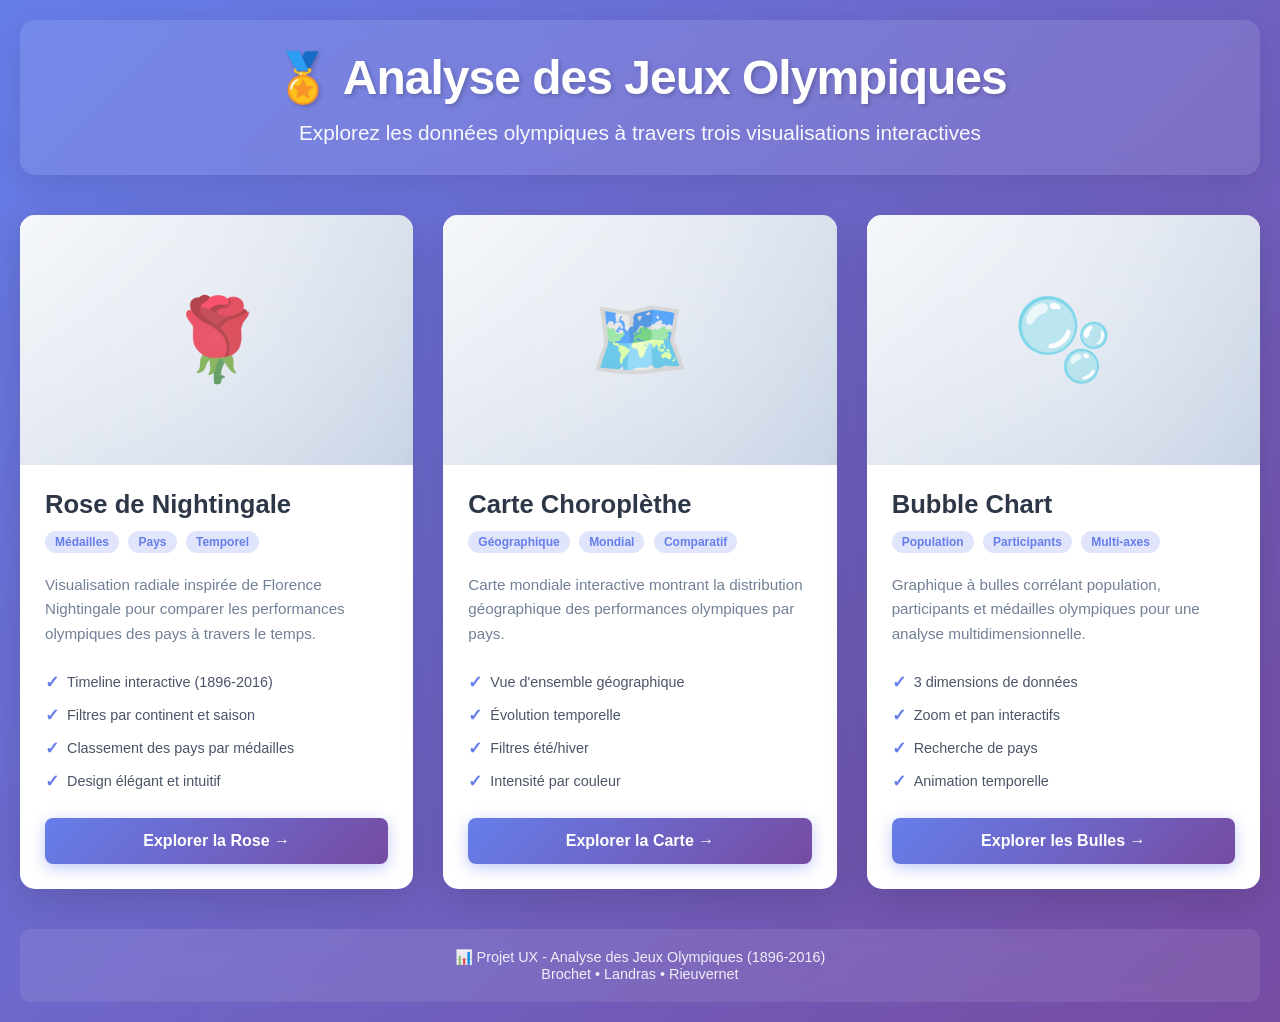
<file: front/index.html>
<!DOCTYPE html>
<html lang="fr">
<head>
    <meta charset="UTF-8">
    <meta name="viewport" content="width=device-width, initial-scale=1.0">
    <title>Analyse des Jeux Olympiques - Dashboard</title>
    <style>
        * {
            margin: 0;
            padding: 0;
            box-sizing: border-box;
        }

        body {
            font-family: 'Segoe UI', Tahoma, Geneva, Verdana, sans-serif;
            background: linear-gradient(135deg, #667eea 0%, #764ba2 100%);
            min-height: 100vh;
            padding: 20px;
            overflow-x: hidden;
        }

        .container {
            max-width: 1400px;
            margin: 0 auto;
        }

        header {
            text-align: center;
            color: white;
            margin-bottom: 40px;
            padding: 30px 20px;
            background: rgba(255, 255, 255, 0.1);
            backdrop-filter: blur(10px);
            border-radius: 15px;
            box-shadow: 0 8px 32px rgba(0, 0, 0, 0.1);
        }

        h1 {
            font-size: 3em;
            margin-bottom: 15px;
            text-shadow: 2px 2px 4px rgba(0, 0, 0, 0.2);
            letter-spacing: -1px;
        }

        .subtitle {
            font-size: 1.3em;
            opacity: 0.95;
            font-weight: 300;
        }

        .visualizations-grid {
            display: grid;
            grid-template-columns: repeat(auto-fit, minmax(350px, 1fr));
            gap: 30px;
            margin-bottom: 30px;
        }

        .viz-card {
            background: white;
            border-radius: 15px;
            overflow: hidden;
            box-shadow: 0 10px 40px rgba(0, 0, 0, 0.15);
            transition: transform 0.3s ease, box-shadow 0.3s ease;
            cursor: pointer;
            position: relative;
        }

        .viz-card:hover {
            transform: translateY(-8px);
            box-shadow: 0 15px 50px rgba(0, 0, 0, 0.25);
        }

        .viz-card::before {
            content: '';
            position: absolute;
            top: 0;
            left: 0;
            right: 0;
            height: 5px;
            background: linear-gradient(90deg, #667eea, #764ba2);
        }

        .viz-preview {
            height: 250px;
            background: linear-gradient(135deg, #f5f7fa 0%, #c3cfe2 100%);
            display: flex;
            align-items: center;
            justify-content: center;
            font-size: 5em;
            position: relative;
            overflow: hidden;
        }

        .viz-preview::after {
            content: '';
            position: absolute;
            top: 50%;
            left: 50%;
            width: 200%;
            height: 200%;
            background: radial-gradient(circle, rgba(255,255,255,0.3) 0%, transparent 70%);
            transform: translate(-50%, -50%);
        }

        .viz-content {
            padding: 25px;
        }

        .viz-title {
            font-size: 1.6em;
            color: #2d3748;
            margin-bottom: 12px;
            font-weight: 700;
        }

        .viz-description {
            color: #718096;
            line-height: 1.6;
            margin-bottom: 20px;
            font-size: 0.95em;
        }

        .viz-features {
            list-style: none;
            margin-bottom: 20px;
        }

        .viz-features li {
            color: #4a5568;
            padding: 6px 0;
            font-size: 0.9em;
            display: flex;
            align-items: center;
            gap: 8px;
        }

        .viz-features li::before {
            content: '✓';
            color: #667eea;
            font-weight: bold;
            font-size: 1.2em;
        }

        .viz-button {
            display: inline-block;
            width: 100%;
            padding: 14px 0;
            background: linear-gradient(135deg, #667eea 0%, #764ba2 100%);
            color: white;
            text-align: center;
            text-decoration: none;
            border-radius: 8px;
            font-weight: 600;
            font-size: 1em;
            transition: all 0.3s ease;
            box-shadow: 0 4px 15px rgba(102, 126, 234, 0.4);
        }

        .viz-button:hover {
            transform: scale(1.02);
            box-shadow: 0 6px 20px rgba(102, 126, 234, 0.6);
        }

        .viz-button:active {
            transform: scale(0.98);
        }

        footer {
            text-align: center;
            color: white;
            margin-top: 40px;
            padding: 20px;
            background: rgba(255, 255, 255, 0.1);
            backdrop-filter: blur(10px);
            border-radius: 10px;
            font-size: 0.9em;
            opacity: 0.9;
        }

        .badge {
            display: inline-block;
            padding: 4px 10px;
            background: rgba(102, 126, 234, 0.2);
            border-radius: 12px;
            font-size: 0.75em;
            color: #667eea;
            font-weight: 600;
            margin-right: 5px;
            margin-bottom: 5px;
        }

        .tags {
            margin-bottom: 15px;
        }

        @media (max-width: 768px) {
            h1 {
                font-size: 2em;
            }

            .subtitle {
                font-size: 1em;
            }

            .visualizations-grid {
                grid-template-columns: 1fr;
            }
        }

        /* Animation d'entrée */
        @keyframes fadeInUp {
            from {
                opacity: 0;
                transform: translateY(30px);
            }
            to {
                opacity: 1;
                transform: translateY(0);
            }
        }

        .viz-card {
            animation: fadeInUp 0.6s ease forwards;
        }

        .viz-card:nth-child(1) {
            animation-delay: 0.1s;
        }

        .viz-card:nth-child(2) {
            animation-delay: 0.2s;
        }

        .viz-card:nth-child(3) {
            animation-delay: 0.3s;
        }
    </style>
</head>
<body>
    <div class="container">
        <header>
            <h1>🏅 Analyse des Jeux Olympiques</h1>
            <p class="subtitle">Explorez les données olympiques à travers trois visualisations interactives</p>
        </header>

        <div class="visualizations-grid">
            <!-- Rose de Nightingale -->
            <div class="viz-card" onclick="window.location.href='Rose_de_Nightingale/nightingale.html'">
                <div class="viz-preview">🌹</div>
                <div class="viz-content">
                    <h2 class="viz-title">Rose de Nightingale</h2>
                    <div class="tags">
                        <span class="badge">Médailles</span>
                        <span class="badge">Pays</span>
                        <span class="badge">Temporel</span>
                    </div>
                    <p class="viz-description">
                        Visualisation radiale inspirée de Florence Nightingale pour comparer les performances olympiques des pays à travers le temps.
                    </p>
                    <ul class="viz-features">
                        <li>Timeline interactive (1896-2016)</li>
                        <li>Filtres par continent et saison</li>
                        <li>Classement des pays par médailles</li>
                        <li>Design élégant et intuitif</li>
                    </ul>
                    <a href="Rose_de_Nightingale/nightingale.html" class="viz-button">
                        Explorer la Rose →
                    </a>
                </div>
            </div>

            <!-- Carte Choroplèthe -->
            <div class="viz-card" onclick="window.location.href='map_choropleth/map.html'">
                <div class="viz-preview">🗺️</div>
                <div class="viz-content">
                    <h2 class="viz-title">Carte Choroplèthe</h2>
                    <div class="tags">
                        <span class="badge">Géographique</span>
                        <span class="badge">Mondial</span>
                        <span class="badge">Comparatif</span>
                    </div>
                    <p class="viz-description">
                        Carte mondiale interactive montrant la distribution géographique des performances olympiques par pays.
                    </p>
                    <ul class="viz-features">
                        <li>Vue d'ensemble géographique</li>
                        <li>Évolution temporelle</li>
                        <li>Filtres été/hiver</li>
                        <li>Intensité par couleur</li>
                    </ul>
                    <a href="map_choropleth/map.html" class="viz-button">
                        Explorer la Carte →
                    </a>
                </div>
            </div>

            <!-- Bubble Chart -->
            <div class="viz-card" onclick="window.location.href='bubble_chart/visuNico.html'">
                <div class="viz-preview">🫧</div>
                <div class="viz-content">
                    <h2 class="viz-title">Bubble Chart</h2>
                    <div class="tags">
                        <span class="badge">Population</span>
                        <span class="badge">Participants</span>
                        <span class="badge">Multi-axes</span>
                    </div>
                    <p class="viz-description">
                        Graphique à bulles corrélant population, participants et médailles olympiques pour une analyse multidimensionnelle.
                    </p>
                    <ul class="viz-features">
                        <li>3 dimensions de données</li>
                        <li>Zoom et pan interactifs</li>
                        <li>Recherche de pays</li>
                        <li>Animation temporelle</li>
                    </ul>
                    <a href="bubble_chart/visuNico.html" class="viz-button">
                        Explorer les Bulles →
                    </a>
                </div>
            </div>
        </div>

        <footer>
            <p>📊 Projet UX - Analyse des Jeux Olympiques (1896-2016)</p>
            <p>Brochet • Landras • Rieuvernet</p>
        </footer>
    </div>
</body>
</html>
</file>
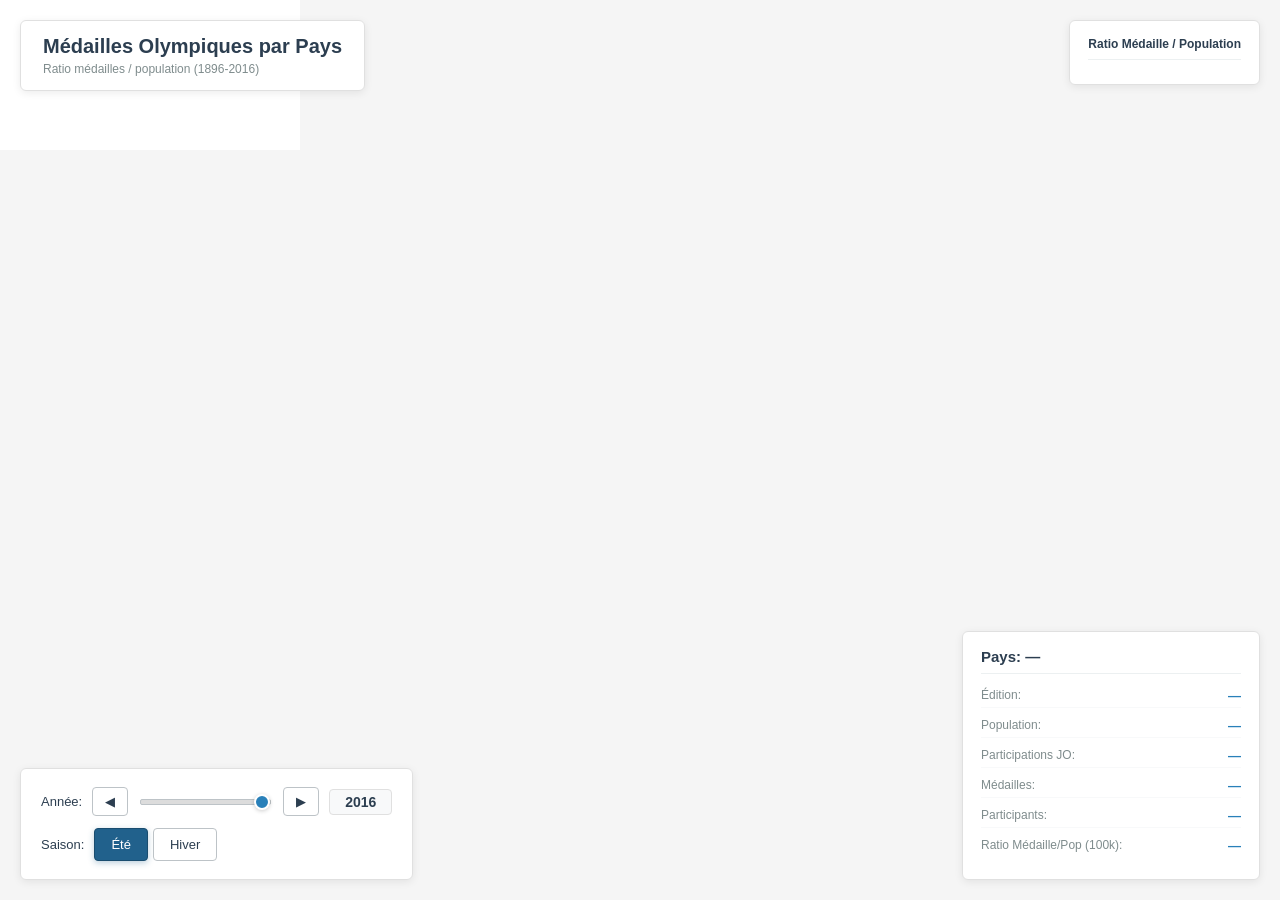
<file: front/map_choropleth/map.html>
<!DOCTYPE html>
<html lang="fr">
<head>
    <meta charset="utf-8">
    <title>Carte Choroplèthe - Médailles Olympiques</title>
    <script src="https://d3js.org/d3.v6.js"></script>
    <style>
        body {
            margin: 0;
            font-family: 'Segoe UI', Tahoma, Geneva, Verdana, sans-serif;
            overflow: hidden;
            background: #f5f5f5;
        }
        #my_dataviz {
            display: block;
            background-color: #ffffff;
            border-radius: 0;
        }
        .page-title {
            position: fixed;
            top: 20px;
            left: 20px;
            background: #ffffff;
            padding: 14px 22px;
            border-radius: 6px;
            box-shadow: 0 2px 8px rgba(0,0,0,0.08);
            z-index: 100;
            border: 1px solid #e0e0e0;
        }
        .page-title h1 {
            margin: 0;
            font-size: 20px;
            color: #2c3e50;
            font-weight: 600;
        }
        .page-title p {
            margin: 4px 0 0 0;
            font-size: 12px;
            color: #7f8c8d;
        }
        #tooltip {
            position: fixed;
            background: #ffffff;
            border: 1px solid #dcdcdc;
            border-radius: 4px;
            padding: 12px 14px;
            pointer-events: none;
            opacity: 0;
            box-shadow: 0 2px 12px rgba(0,0,0,0.1);
            font-size: 13px;
            color: #2c3e50;
            font-weight: 500;
            z-index: 10000;
            max-width: 300px;
            transition: opacity 0.2s ease-in-out;
        }
        .Country:hover {
            opacity: 1 !important;
            stroke: #333 !important;
            stroke-width: 1.5px;
            cursor: pointer;
        }
        .Country.active {
            stroke: #000;
            stroke-width: 2px;
            filter: brightness(0.95);
        }
        .Country {
            transition: opacity 0.2s ease, filter 0.2s ease;
        }
        .controls {
            position: fixed;
            bottom: 20px;
            left: 20px;
            background: #ffffff;
            padding: 18px 20px;
            border-radius: 6px;
            box-shadow: 0 2px 8px rgba(0,0,0,0.08);
            display: flex;
            flex-direction: column;
            gap: 12px;
            z-index: 100;
            max-width: calc(50vw - 40px);
            border: 1px solid #e0e0e0;
        }
        .control-row {
            display: flex;
            align-items: center;
            gap: 10px;
        }
        .nav-btn {
            padding: 6px 12px;
            border: 1px solid #bdc3c7;
            border-radius: 4px;
            background-color: #fff;
            cursor: pointer;
            transition: all 0.2s ease;
            font-weight: 500;
            color: #2c3e50;
        }
        .nav-btn:hover:not(:disabled) {
            background-color: #ecf0f1;
            border-color: #95a5a6;
        }
        .nav-btn:disabled {
            opacity: 0.4;
            cursor: not-allowed;
            border-color: #ddd;
            color: #bdc3c7;
        }
        .slider-container {
            flex-grow: 1;
            display: flex;
            align-items: center;
            gap: 10px;
        }
        #yearSlider {
            flex-grow: 1;
            height: 4px;
            border-radius: 2px;
            background: #dcdcdc;
            outline: none;
            cursor: pointer;
            -webkit-appearance: none;
            appearance: none;
            border: 1px solid #bdc3c7;
        }
        #yearSlider::-webkit-slider-thumb {
            -webkit-appearance: none;
            appearance: none;
            width: 16px;
            height: 16px;
            border-radius: 50%;
            background: #2980b9;
            cursor: pointer;
            border: 2px solid #ffffff;
            box-shadow: 0 1px 4px rgba(0,0,0,0.2);
            transition: all 0.2s ease;
        }
        #yearSlider::-webkit-slider-thumb:hover {
            background: #21618c;
            transform: scale(1.15);
        }
        #yearSlider::-moz-range-thumb {
            width: 16px;
            height: 16px;
            border-radius: 50%;
            background: #2980b9;
            cursor: pointer;
            border: 2px solid #ffffff;
            box-shadow: 0 1px 4px rgba(0,0,0,0.2);
            transition: all 0.2s ease;
        }
        #yearSlider::-moz-range-thumb:hover {
            background: #21618c;
            transform: scale(1.15);
        }
        #yearDisplay {
            font-weight: 600;
            color: #2c3e50;
            min-width: 45px;
            text-align: center;
            font-size: 14px;
            border: 1px solid #e0e0e0;
            padding: 4px 8px;
            border-radius: 4px;
            background: #f8f9fa;
        }
        .control-row label,
        .control-label {
            font-weight: 500;
            color: #2c3e50;
            font-size: 13px;
        }
        .season-buttons {
            display: flex;
            gap: 5px;
        }
        .season-btn {
            padding: 8px 16px;
            border: 1px solid #bdc3c7;
            background-color: white;
            cursor: pointer;
            border-radius: 4px;
            transition: all 0.2s ease;
            font-weight: 500;
            color: #2c3e50;
            font-size: 13px;
        }
        .season-btn.active {
            background: #21618c;
            color: white;
            border-color: #1a4d6f;
            box-shadow: 0 2px 6px rgba(33, 97, 140, 0.3);
        }
        .season-btn:not(.active):hover {
            background-color: #ecf0f1;
            border-color: #95a5a6;
        }
        .legend {
            position: fixed;
            top: 20px;
            right: 20px;
            background: #ffffff;
            padding: 16px 18px;
            border-radius: 6px;
            box-shadow: 0 2px 8px rgba(0,0,0,0.08);
            font-size: 12px;
            z-index: 100;
            max-width: 280px;
            border: 1px solid #e0e0e0;
        }
        .legend h4 {
            color: #2c3e50;
            font-weight: 600;
            margin-top: 0;
            border-bottom: 1px solid #ecf0f1;
            padding-bottom: 8px;
            margin-bottom: 8px;
        }
        .legend-item {
            display: flex;
            align-items: center;
            margin-bottom: 5px;
            color: #34495e;
            font-size: 11px;
        }
        .legend-color {
            width: 20px;
            height: 15px;
            margin-right: 8px;
            border: 1px solid #bdc3c7;
            border-radius: 2px;
        }
        #bar-charts-container {
            position: fixed;
            top: 50%;
            left: 50%;
            transform: translate(-50%, -50%);
            background-color: #ffffff;
            border: 1px solid #bdc3c7;
            border-radius: 6px;
            padding: 20px;
            box-shadow: 0 4px 16px rgba(0,0,0,0.15);
            display: none;
            flex-direction: column;
            gap: 10px;
            width: 320px;
            z-index: 5000;
            pointer-events: auto;
        }
        #bar-charts-container h3 {
            margin-top: 0;
            text-align: center;
            color: #2c3e50;
            border-bottom: 1px solid #ecf0f1;
            padding-bottom: 10px;
            font-weight: 600;
        }
        .chart-row {
            display: flex;
            align-items: center;
            gap: 10px;
        }
        .chart-label {
            font-weight: 600;
            width: 90px;
            color: #2c3e50;
            font-size: 13px;
        }
        .bar-container {
            flex-grow: 1;
            height: 20px;
            background-color: #ecf0f1;
            border-radius: 3px;
            overflow: hidden;
            border: 1px solid #bdc3c7;
        }
        .bar {
            height: 100%;
            background-color: #21618c;
            text-align: right;
            color: white;
            line-height: 20px;
            padding-right: 5px;
            font-size: 11px;
            font-weight: 700;
            box-sizing: border-box;
        }
 
        /* Bottom-right info panel */
        #info-panel {
            position: fixed;
            right: 20px;
            bottom: 20px;
            background: #ffffff;
            border: 1px solid #e0e0e0;
            border-radius: 6px;
            padding: 16px 18px;
            box-shadow: 0 2px 8px rgba(0,0,0,0.08);
            min-width: 260px;
            max-width: calc(50vw - 40px);
            font-size: 13px;
            color: #2c3e50;
            z-index: 100;
        }
        #info-panel h4 {
            margin: 0 0 10px 0;
            font-size: 15px;
            color: #2c3e50;
            font-weight: 600;
            border-bottom: 1px solid #ecf0f1;
            padding-bottom: 8px;
        }
        #info-panel .row {
            display: flex;
            justify-content: space-between;
            margin: 6px 0;
            padding: 4px 0;
            border-bottom: 1px solid #f8f9fa;
        }
        #info-panel .row:last-child {
            border-bottom: none;
        }
        #info-panel .label {
            color: #7f8c8d;
            font-weight: 500;
            font-size: 12px;
        }
        #info-panel .value {
            font-weight: 600;
            color: #2980b9;
        }
    </style>
</head>
<body>
    <div class="page-title">
        <h1>Médailles Olympiques par Pays</h1>
        <p>Ratio médailles / population (1896-2016)</p>
    </div>
 
    <svg id="my_dataviz"></svg>
 
    <div id="tooltip"></div>
 
    <div id="info-panel">
        <h4 id="info-country">Pays: —</h4>
        <div class="row"><span class="label">Édition:</span><span class="value" id="info-edition">—</span></div>
        <div class="row"><span class="label">Population:</span><span class="value" id="info-pop">—</span></div>
        <div class="row"><span class="label">Participations JO:</span><span class="value" id="info-appearances">—</span></div>
        <div class="row"><span class="label">Médailles:</span><span class="value" id="info-medals">—</span></div>
        <div class="row"><span class="label">Participants:</span><span class="value" id="info-participants">—</span></div>
        <div class="row"><span class="label">Ratio Médaille/Pop (100k):</span><span class="value" id="info-ratio">—</span></div>
    </div>
 
    <div class="controls">
        <div class="control-row">
            <label for="yearSlider">Année:</label>
            <div class="slider-container">
                <button class="nav-btn" id="prevBtn" aria-label="Année précédente">◀</button>
                <input type="range" id="yearSlider" min="1896" max="2016" value="2016" step="2" aria-label="Sélection de l'année olympique">
                <button class="nav-btn" id="nextBtn" aria-label="Année suivante">▶</button>
                <span id="yearDisplay" aria-live="polite">2016</span>
            </div>
        </div>
        <div class="control-row">
            <span class="control-label">Saison:</span>
            <div class="season-buttons">
                <button class="season-btn active" data-season="Summer">Été</button>
                <button class="season-btn" data-season="Winter">Hiver</button>
            </div>
        </div>
    </div>
 
    <div class="legend" id="legend">
        <h4>Ratio Médaille / Population</h4>
        <!-- Legend items will be populated by JS -->
    </div>
 
    <div id="bar-charts-container">
        <h3 id="country-bar-chart-title">Statistiques du pays</h3>
        <div class="chart-row">
            <div class="chart-label">Médailles:</div>
            <div class="bar-container">
                <div id="medals-bar" class="bar"></div>
            </div>
        </div>
        <div class="chart-row">
            <div class="chart-label">Participants:</div>
            <div class="bar-container">
                <div id="participants-bar" class="bar"></div>
            </div>
        </div>
    </div>
 
    <script type="module" src="map.JS"></script>
</body>
</html>
</file>
